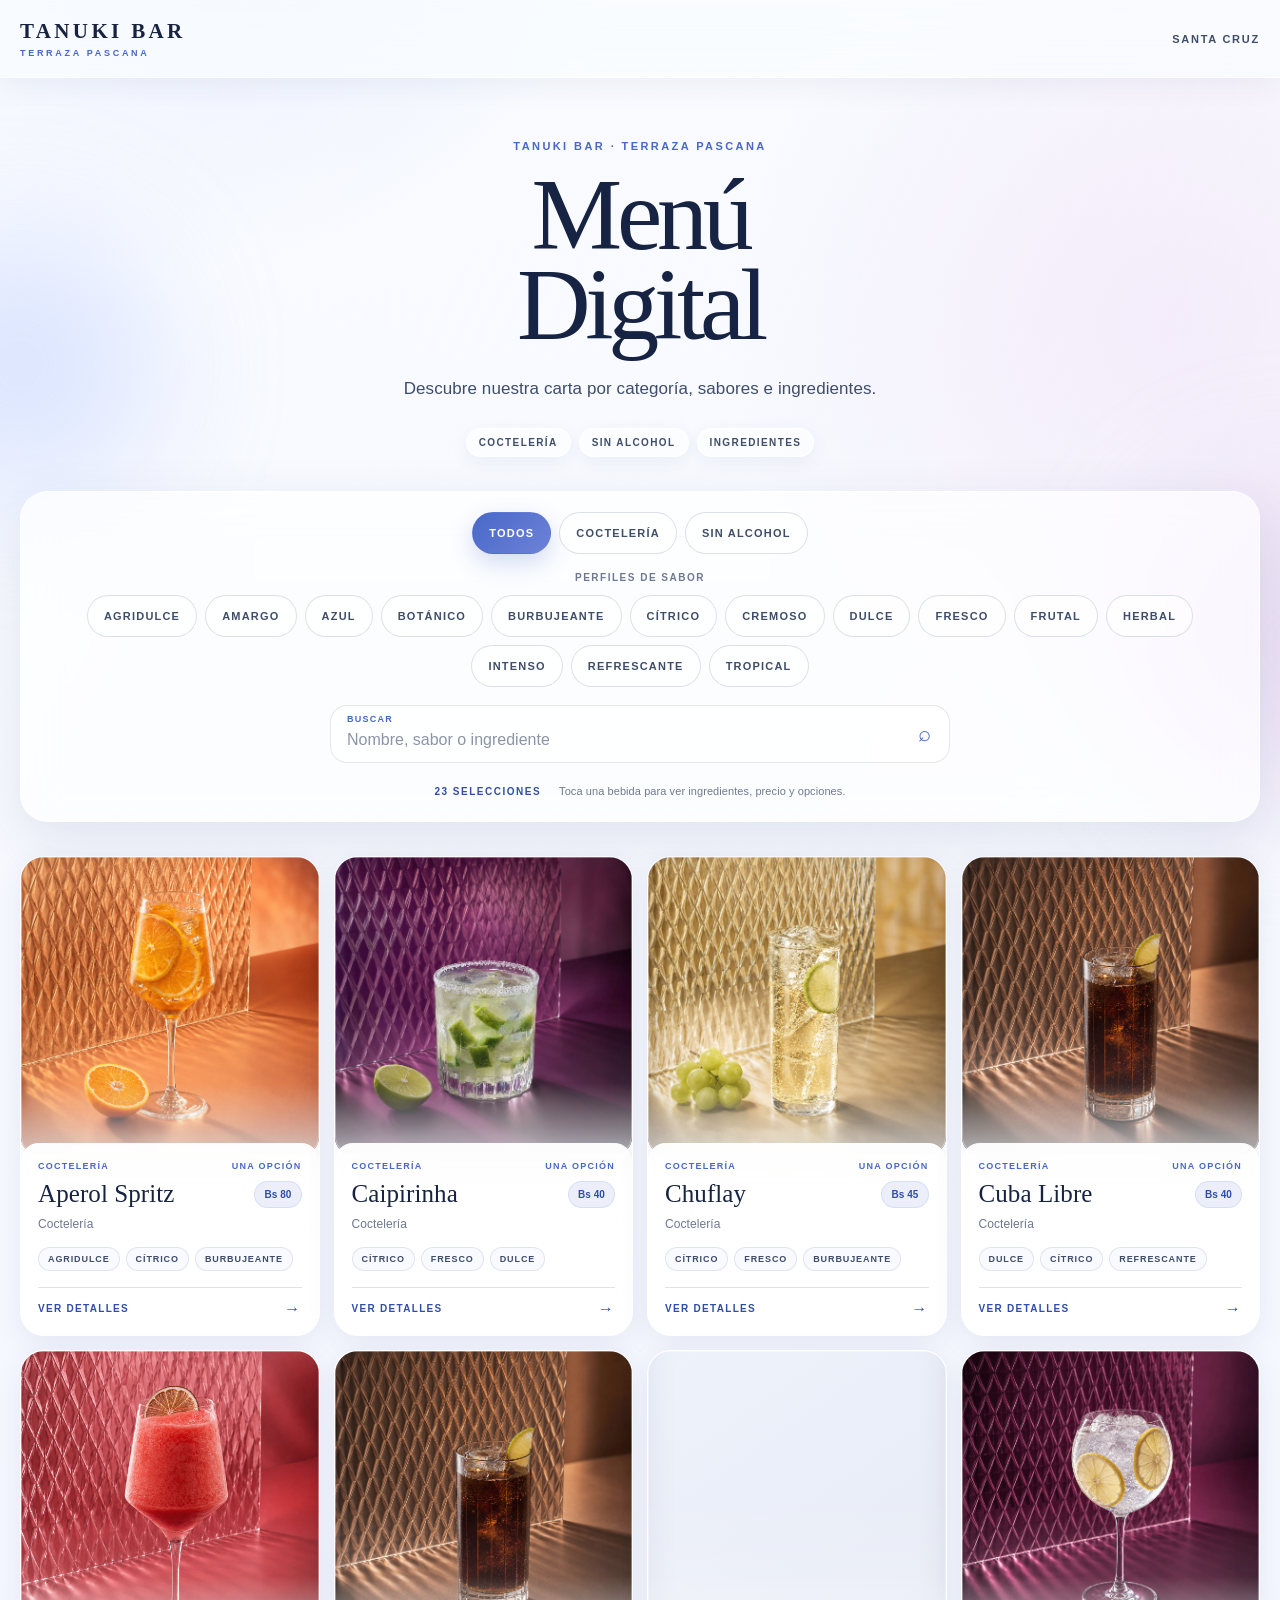
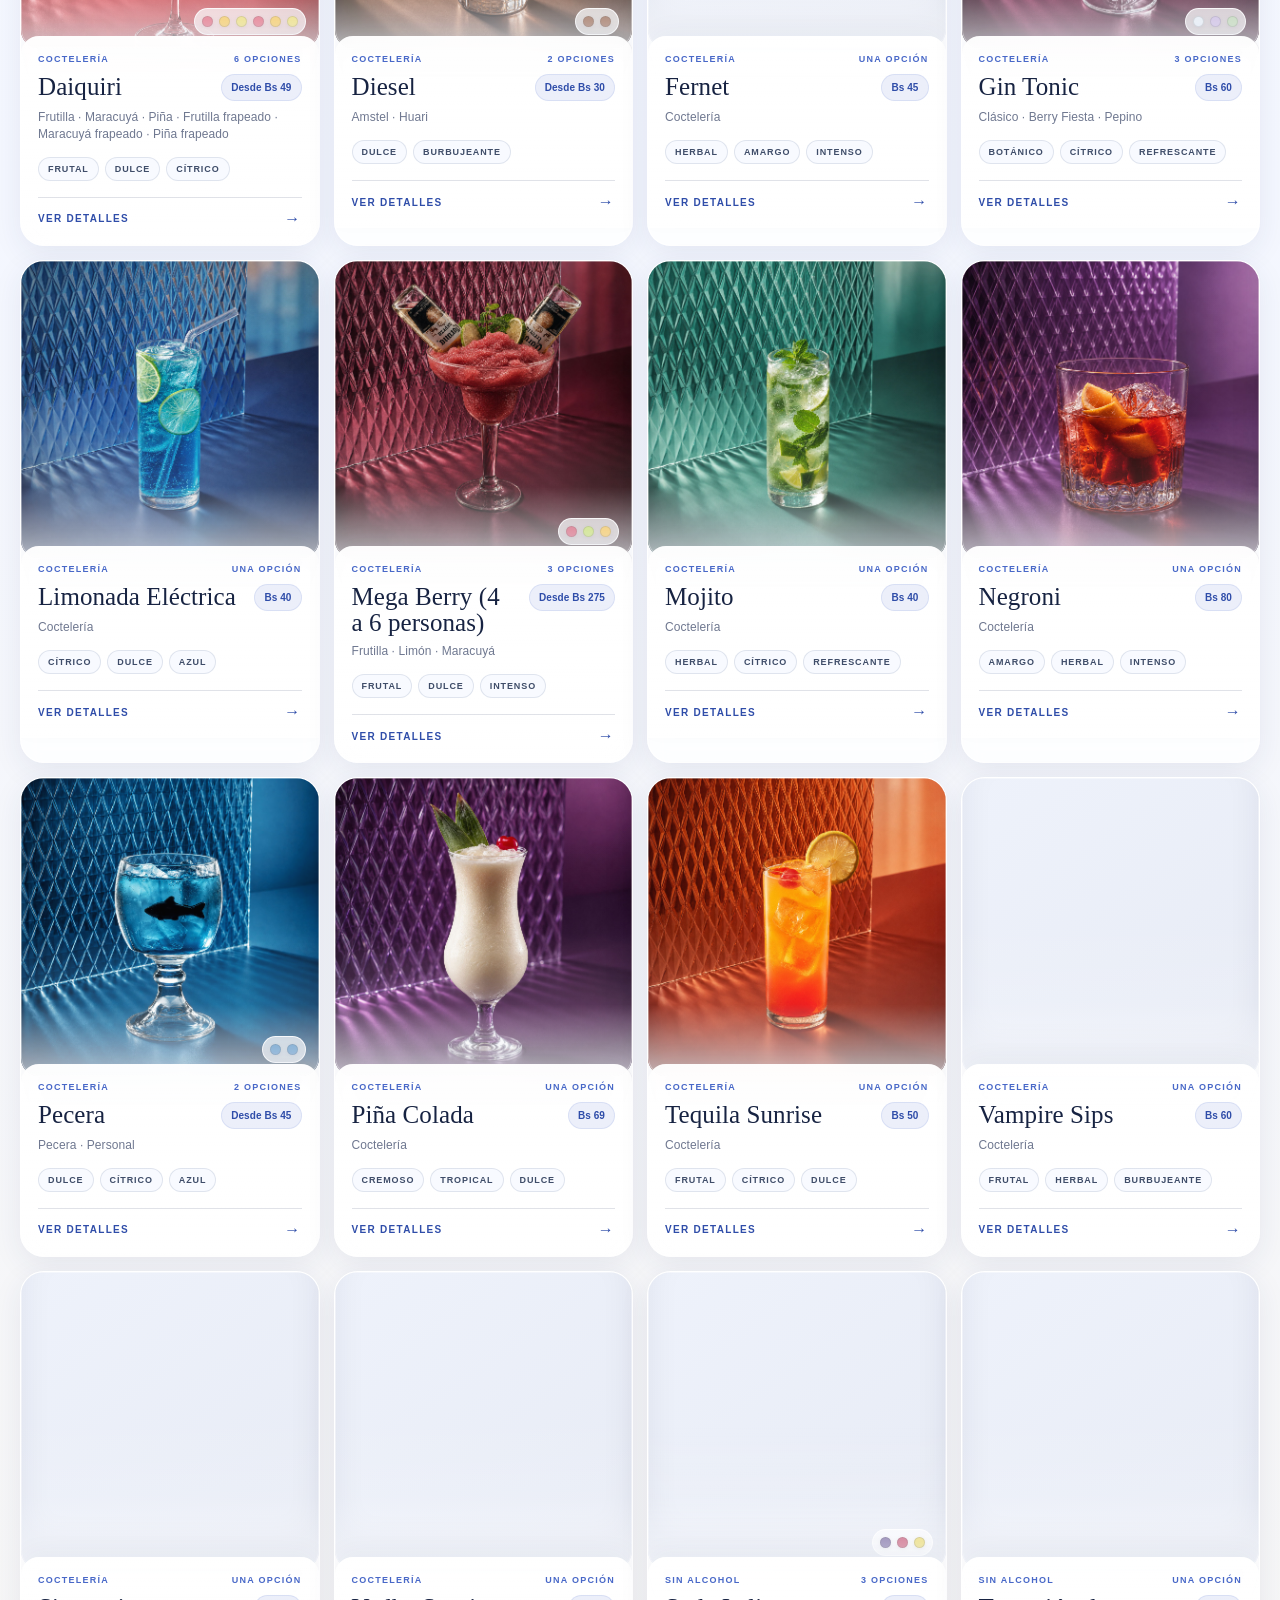
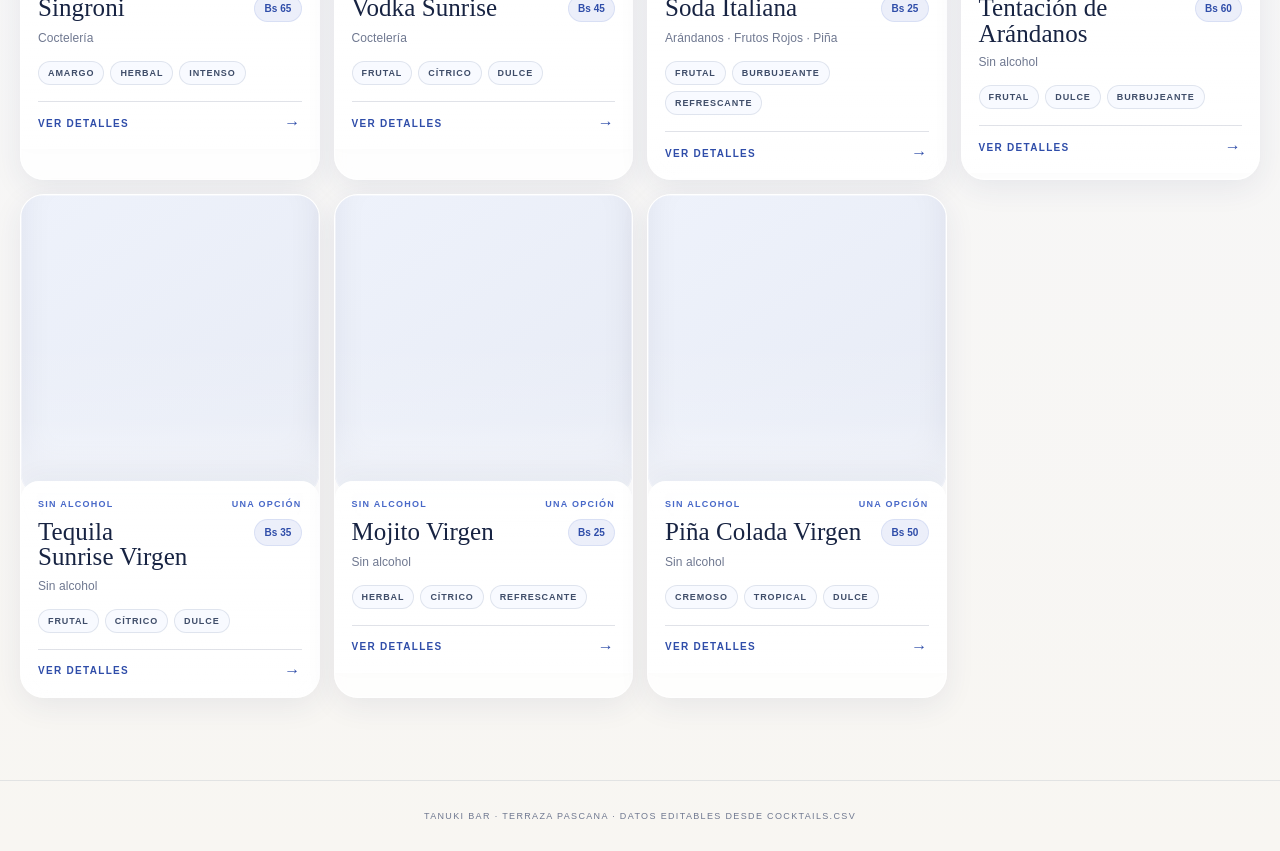
<file: index.html>
<!doctype html>
<html lang="es">
<head>
  <meta charset="utf-8">
  <meta name="viewport" content="width=device-width,initial-scale=1,viewport-fit=cover">
  <meta name="theme-color" content="#f7f9ff">
  <title>Menú Digital — Tanuki Bar</title>
  <meta name="description" content="Menú digital de Tanuki Bar, Terraza Pascana: coctelería y bebidas sin alcohol.">
  <link rel="stylesheet" href="styles.css?v=7">
</head>
<!-- Tanuki Menu Digital V7 -->
<body data-page="index">
  <a class="skip-link" href="#menu">Saltar al menú</a>
  <div class="ambient ambient-one" aria-hidden="true"></div>
  <div class="ambient ambient-two" aria-hidden="true"></div>

  <header class="site-header">
    <div class="header-inner header-inner-simple">
      <a class="brand" href="index.html" aria-label="Tanuki Bar, Terraza Pascana, inicio">TANUKI BAR<small>TERRAZA PASCANA</small></a>
      <span class="header-right nav-link">Santa Cruz</span>
    </div>
  </header>

  <div id="sourceNotice" class="source-notice" role="status">
    Vista local: se está usando una copia integrada de los datos. Para leer cambios del CSV, abre la carpeta mediante un servidor local.
  </div>

  <main id="menu">
    <section class="hero">
      <div class="hero-content">
        <p class="eyebrow">Tanuki Bar · Terraza Pascana</p>
        <h1>Menú<br>Digital</h1>
        <p class="hero-copy">Descubre nuestra carta por categoría, sabores e ingredientes.</p>
        <div class="hero-badges" aria-label="Contenido disponible">
          <span>Coctelería</span><span>Sin alcohol</span><span>Ingredientes</span>
        </div>
      </div>
    </section>

    <section class="controls glass-panel" aria-label="Filtros del menú">
      <div class="controls-topline">
        <div class="category-tabs" role="group" aria-label="Categoría">
          <button class="filter-btn is-active" data-category="Todos" aria-pressed="true">Todos</button>
          <button class="filter-btn" data-category="Coctelería" aria-pressed="false">Coctelería</button>
          <button class="filter-btn" data-category="Mocktails" aria-pressed="false">Sin alcohol</button>
        </div>
        <button id="mobileTasteToggle" class="mobile-filter-toggle" type="button" aria-expanded="false" aria-controls="mobileFilterPanel">
          <span>Sabores</span><span id="activeFilterCount" class="filter-count" hidden>0</span>
        </button>
      </div>

      <div id="mobileFilterPanel" class="mobile-filter-panel">
        <div class="filter-heading">
          <span>Perfiles de sabor</span>
          <button id="clearFilters" class="clear-filters" type="button" hidden>Limpiar filtros</button>
        </div>
        <div id="tasteFilters" class="taste-filters" aria-label="Perfiles de sabor"></div>
      </div>

      <div class="search-row">
        <label class="search-wrap" for="menuSearch">
          <span class="search-label">Buscar</span>
          <input id="menuSearch" type="search" placeholder="Nombre, sabor o ingrediente" autocomplete="off" inputmode="search">
          <span class="search-mark" aria-hidden="true">⌕</span>
        </label>
      </div>

      <div class="controls-footer">
        <div id="resultMeta" class="result-meta" aria-live="polite"></div>
        <p class="filter-hint">Toca una bebida para ver ingredientes, precio y opciones.</p>
      </div>
    </section>

    <section class="grid-wrap" aria-label="Carta de bebidas">
      <div id="cocktailGrid" class="cocktail-grid"></div>
    </section>
  </main>

  <footer class="site-footer">Tanuki Bar · Terraza Pascana · Datos editables desde cocktails.csv</footer>
  <script src="config.js?v=7"></script>
  <script src="fallback-data.js?v=8"></script>
  <script src="app.js?v=7"></script>
</body>
</html>
</file>
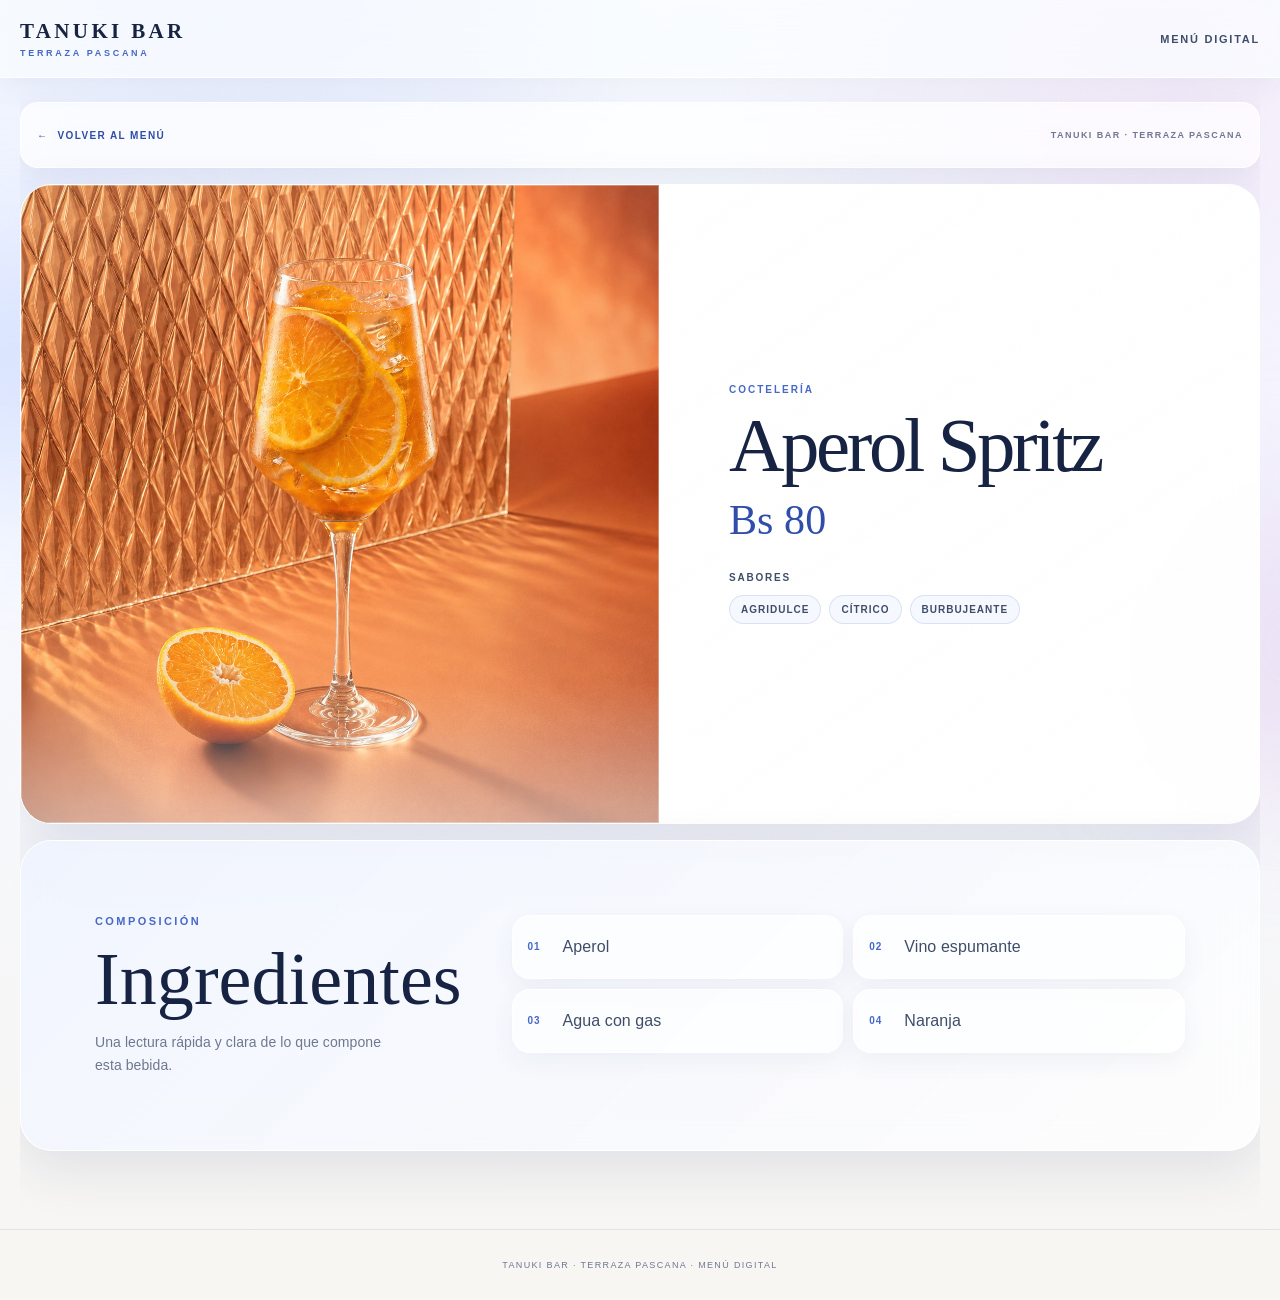
<file: cocktail.html>
<!doctype html>
<html lang="es">
<head>
  <meta charset="utf-8">
  <meta name="viewport" content="width=device-width,initial-scale=1,viewport-fit=cover">
  <meta name="theme-color" content="#f7f9ff">
  <title>Bebida — Tanuki Bar</title>
  <meta name="description" content="Precio, sabores, ingredientes y opciones de la bebida seleccionada.">
  <link rel="stylesheet" href="styles.css?v=7">
</head>
<!-- Tanuki Menu Digital V7 -->
<body data-page="detail">
  <a class="skip-link" href="#detalle">Saltar al detalle</a>
  <div class="ambient ambient-one" aria-hidden="true"></div>
  <div class="ambient ambient-two" aria-hidden="true"></div>

  <header class="site-header">
    <div class="header-inner header-inner-simple">
      <a class="brand" href="index.html" aria-label="Tanuki Bar, Terraza Pascana, inicio">TANUKI BAR<small>TERRAZA PASCANA</small></a>
      <span class="header-right nav-link">Menú digital</span>
    </div>
  </header>

  <main id="detalle" class="detail-shell">
    <div class="detail-toolbar glass-panel">
      <a class="back-link" href="index.html"><span aria-hidden="true">←</span> Volver al menú</a>
      <span class="detail-toolbar-label">Tanuki Bar · Terraza Pascana</span>
    </div>

    <section class="detail-hero glass-panel">
      <div id="detailImage" class="detail-image"></div>
      <div class="detail-info">
        <p id="detailCategory" class="detail-category"></p>
        <h1 id="detailTitle" class="detail-title"></h1>
        <p id="detailPrice" class="detail-price"></p>

        <div class="detail-block">
          <p class="section-label">Sabores</p>
          <div id="detailTastes" class="detail-tastes"></div>
        </div>

        <div id="variantSection" class="detail-block">
          <div class="section-heading-row">
            <p class="section-label">Opciones</p>
            <span class="swipe-hint">Desliza para ver más</span>
          </div>
          <div id="variantPicker" class="variant-picker"></div>
        </div>

        <p id="dataState" class="data-state" role="status"></p>
      </div>
    </section>

    <section class="ingredients-section glass-panel">
      <div class="ingredients-grid">
        <div class="ingredients-heading">
          <p class="eyebrow">Composición</p>
          <h2>Ingredientes</h2>
          <p class="ingredients-copy">Una lectura rápida y clara de lo que compone esta bebida.</p>
        </div>
        <ol id="ingredientList" class="ingredients-list"></ol>
      </div>
    </section>
  </main>

  <a class="mobile-back-bar" href="index.html"><span aria-hidden="true">←</span> Ver todo el menú</a>
  <footer class="site-footer">Tanuki Bar · Terraza Pascana · Menú Digital</footer>
  <script src="config.js?v=7"></script>
  <script src="fallback-data.js?v=8"></script>
  <script src="app.js?v=7"></script>
</body>
</html>
</file>
<file: styles.css>
:root{
  --ink:#15203a;
  --ink-soft:#3f4d69;
  --paper:#f4f7ff;
  --paper-warm:#fbf8f2;
  --white:#ffffff;
  --blue:#4868c8;
  --blue-deep:#2f4da9;
  --lavender:#8d78d8;
  --muted:#6f7890;
  --line:rgba(38,55,96,.14);
  --glass:rgba(255,255,255,.70);
  --glass-strong:rgba(255,255,255,.84);
  --shadow:0 18px 55px rgba(35,56,108,.11);
  --shadow-soft:0 8px 30px rgba(35,56,108,.08);
  --radius:28px;
  --max:1240px;
}
*{box-sizing:border-box}
html{scroll-behavior:smooth;-webkit-text-size-adjust:100%}
body{
  margin:0;
  min-height:100%;
  background:
    radial-gradient(circle at 12% -6%,rgba(166,188,255,.36),transparent 32rem),
    radial-gradient(circle at 92% 8%,rgba(229,195,239,.30),transparent 28rem),
    linear-gradient(180deg,#f9fbff 0%,var(--paper) 44%,#f8f6f2 100%);
  color:var(--ink);
  font-family:Inter,ui-sans-serif,-apple-system,BlinkMacSystemFont,"Segoe UI",Arial,sans-serif;
  letter-spacing:.005em;
  overflow-x:hidden;
}
body::before{
  content:"";
  position:fixed;
  inset:0;
  pointer-events:none;
  background:linear-gradient(115deg,rgba(255,255,255,.42),transparent 34%,rgba(255,255,255,.20));
  z-index:-3;
}
a{color:inherit;text-decoration:none}
button,input{font:inherit}
button{touch-action:manipulation}
img{max-width:100%}
.skip-link{position:fixed;left:12px;top:-80px;z-index:100;background:#fff;border:1px solid var(--line);padding:12px 16px;border-radius:999px;box-shadow:var(--shadow-soft)}
.skip-link:focus{top:12px}
.ambient{position:fixed;border-radius:50%;filter:blur(70px);pointer-events:none;z-index:-2;opacity:.34}
.ambient-one{width:260px;height:260px;background:#9eb7ff;left:-110px;top:26vh}
.ambient-two{width:320px;height:320px;background:#d8b8e6;right:-180px;top:54vh}
.glass-panel{
  background:var(--glass);
  border:1px solid rgba(255,255,255,.92);
  box-shadow:var(--shadow);
  backdrop-filter:blur(18px) saturate(128%);
  -webkit-backdrop-filter:blur(18px) saturate(128%);
}
.site-header{
  height:78px;
  display:flex;
  align-items:center;
  position:sticky;
  top:0;
  z-index:40;
  background:rgba(250,252,255,.72);
  border-bottom:1px solid rgba(255,255,255,.88);
  box-shadow:0 8px 28px rgba(35,56,108,.06);
  backdrop-filter:blur(18px) saturate(135%);
  -webkit-backdrop-filter:blur(18px) saturate(135%);
}
.header-inner{width:min(var(--max),calc(100% - 36px));margin:auto;display:grid;grid-template-columns:1fr auto 1fr;align-items:center}
.header-inner-simple{grid-template-columns:auto 1fr}.header-inner-simple .brand{text-align:left}.header-inner-simple .header-right{justify-self:end}
.brand{font-family:Georgia,"Times New Roman",serif;font-size:21px;letter-spacing:.16em;text-align:center;font-weight:700;color:#182341}
.brand small{display:block;font:9px Inter,Arial,sans-serif;letter-spacing:.30em;margin-top:4px;font-weight:600;color:var(--blue)}
.nav-link{font-size:11px;text-transform:uppercase;letter-spacing:.16em;font-weight:700;color:var(--ink-soft)}
.header-right{text-align:right}
.source-notice{display:none;margin:12px auto 0;width:min(var(--max),calc(100% - 36px));background:rgba(255,247,218,.88);border:1px solid rgba(211,185,87,.55);border-radius:16px;padding:10px 14px;text-align:center;font-size:12px;color:#6f5d20;box-shadow:var(--shadow-soft)}
.source-notice.show{display:block}
.hero{width:min(var(--max),calc(100% - 36px));margin:0 auto;padding:62px 0 34px;text-align:center}
.hero-content{max-width:820px;margin:auto}
.eyebrow{text-transform:uppercase;letter-spacing:.22em;font-size:11px;margin:0 0 18px;color:var(--blue);font-weight:800}
h1,h2,h3{font-family:Georgia,"Times New Roman",serif;font-weight:400;margin:0}
.hero h1{font-size:clamp(54px,8.5vw,102px);line-height:.88;letter-spacing:-.052em;color:#172342;text-wrap:balance}
.hero-copy{max-width:680px;margin:25px auto 0;font-size:17px;line-height:1.68;color:var(--ink-soft)}
.hero-badges{display:flex;justify-content:center;gap:8px;flex-wrap:wrap;margin-top:25px}
.hero-badges span{padding:8px 12px;border-radius:999px;background:rgba(255,255,255,.62);border:1px solid rgba(255,255,255,.9);box-shadow:0 5px 18px rgba(52,73,129,.07);font-size:10px;text-transform:uppercase;letter-spacing:.14em;font-weight:750;color:var(--ink-soft)}
.controls{width:min(var(--max),calc(100% - 36px));margin:0 auto 34px;border-radius:var(--radius);padding:20px 22px;display:grid;gap:18px;position:relative;z-index:5}
.controls-topline{display:flex;align-items:center;justify-content:center;gap:12px}
.category-tabs,.taste-filters{display:flex;flex-wrap:wrap;justify-content:center;gap:8px}
.filter-btn,.mobile-filter-toggle{
  min-height:42px;
  border:1px solid rgba(42,59,101,.16);
  background:rgba(255,255,255,.58);
  color:var(--ink-soft);
  border-radius:999px;
  padding:10px 16px;
  font-size:11px;
  text-transform:uppercase;
  letter-spacing:.11em;
  font-weight:760;
  cursor:pointer;
  transition:background .18s ease,color .18s ease,border-color .18s ease,transform .18s ease,box-shadow .18s ease;
  box-shadow:inset 0 1px rgba(255,255,255,.86);
}
.filter-btn:hover,.mobile-filter-toggle:hover{transform:translateY(-1px);border-color:rgba(72,104,200,.40);box-shadow:0 7px 20px rgba(50,72,130,.08)}
.filter-btn.is-active{background:linear-gradient(135deg,var(--blue),#6e82d8);border-color:transparent;color:#fff;box-shadow:0 9px 24px rgba(72,104,200,.24)}
.filter-btn.taste.is-active{background:linear-gradient(135deg,#7f70cd,var(--lavender));border-color:transparent;color:#fff;box-shadow:0 9px 22px rgba(130,107,202,.22)}
.mobile-filter-toggle{display:none;align-items:center;gap:8px;background:rgba(255,255,255,.78)}
.filter-count{display:grid;place-items:center;min-width:22px;height:22px;padding:0 6px;border-radius:999px;background:var(--blue);color:#fff;font-size:10px;letter-spacing:0}
.mobile-filter-panel{display:grid;gap:12px}
.filter-heading{display:flex;align-items:center;justify-content:center;gap:18px;font-size:10px;text-transform:uppercase;letter-spacing:.15em;font-weight:800;color:var(--muted)}
.clear-filters{border:0;background:transparent;color:var(--blue-deep);font-size:10px;text-transform:uppercase;letter-spacing:.12em;font-weight:800;text-decoration:underline;text-underline-offset:4px;cursor:pointer;padding:8px}
.search-row{display:flex;align-items:center;justify-content:center}
.search-wrap{width:min(620px,100%);position:relative;display:block;background:rgba(255,255,255,.66);border:1px solid rgba(46,63,105,.12);border-radius:17px;padding:8px 50px 8px 16px;box-shadow:inset 0 1px rgba(255,255,255,.88)}
.search-label{display:block;font-size:9px;text-transform:uppercase;letter-spacing:.14em;font-weight:800;color:var(--blue);margin-bottom:2px}
.search-wrap input{width:100%;border:none;background:transparent;padding:3px 0;font-size:16px;color:var(--ink);outline:none;min-height:28px}
.search-wrap input::placeholder{color:#8c94a5}
.search-mark{position:absolute;right:18px;top:50%;transform:translateY(-50%);font-size:22px;color:var(--blue)}
.controls-footer{display:flex;align-items:center;justify-content:center;gap:18px;min-height:20px}
.result-meta{font-size:10px;text-transform:uppercase;letter-spacing:.15em;color:var(--blue-deep);font-weight:800}
.filter-hint{margin:0;font-size:11px;color:var(--muted)}
.grid-wrap{width:min(var(--max),calc(100% - 28px));margin:0 auto;padding-bottom:82px}
.cocktail-grid{display:grid;grid-template-columns:repeat(4,minmax(0,1fr));gap:14px}
.card{background:rgba(255,255,255,.78);min-width:0;position:relative;overflow:hidden;border-radius:24px;border:1px solid rgba(255,255,255,.95);box-shadow:var(--shadow-soft);backdrop-filter:blur(10px);transition:transform .23s ease,box-shadow .23s ease}
.card:hover{transform:translateY(-5px);box-shadow:0 22px 52px rgba(35,56,108,.14)}
.card>a{display:block;height:100%}
.card-media{aspect-ratio:4/4.7;background:#e8ecf4;position:relative;overflow:hidden;border-radius:20px;margin:7px 7px 0}
.card-media::after{content:"";position:absolute;inset:0;pointer-events:none;background:linear-gradient(180deg,rgba(255,255,255,.05),transparent 65%,rgba(10,22,48,.10))}
.card-media img{width:100%;height:100%;object-fit:contain;object-position:center;display:block;transition:transform .45s ease;padding:8px}
.card:hover .card-media img{transform:scale(1.025)}
.card-fallback{width:100%;height:100%;display:grid;place-items:end start;padding:22px;background:radial-gradient(circle at 68% 20%,rgba(255,255,255,.82),transparent 31%),linear-gradient(145deg,color-mix(in srgb,var(--accent),white 22%),#33405d 150%);color:white;position:relative;isolation:isolate}
.card-fallback::before{content:"";position:absolute;width:43%;height:61%;border:2px solid rgba(255,255,255,.67);border-radius:48% 48% 42% 42%;left:29%;top:15%;filter:drop-shadow(0 10px 12px rgba(0,0,0,.12));z-index:-1}
.card-fallback::after{content:"";position:absolute;inset:12px;border:1px solid rgba(255,255,255,.19);border-radius:16px;z-index:-1}
.card-fallback span{font-family:Georgia,serif;font-size:29px;line-height:.94;text-shadow:0 3px 18px rgba(0,0,0,.25)}
.card-body{padding:16px 17px 18px}
.card-overline{display:flex;align-items:center;justify-content:space-between;gap:10px;margin-bottom:10px;color:var(--blue);font-size:9px;text-transform:uppercase;letter-spacing:.14em;font-weight:800}
.card-title{font-size:25px;line-height:1.02;color:#172342;text-wrap:balance}
.variant-line{margin:8px 0 0;color:var(--muted);font-size:12px;line-height:1.4;min-height:17px}
.taste-list{display:flex;flex-wrap:wrap;gap:6px;margin-top:14px}
.taste-chip{border:1px solid rgba(47,68,113,.12);border-radius:999px;padding:6px 9px;font-size:9px;text-transform:uppercase;letter-spacing:.10em;background:rgba(246,249,255,.78);color:var(--ink-soft);font-weight:720}
.card-cta{display:flex;align-items:center;justify-content:space-between;margin-top:16px;padding-top:13px;border-top:1px solid var(--line);font-size:10px;text-transform:uppercase;letter-spacing:.13em;font-weight:800;color:var(--blue-deep)}
.card-cta span{font-size:16px;line-height:1;transition:transform .2s ease}.card:hover .card-cta span{transform:translateX(3px)}
.variant-dots{display:flex;gap:6px;position:absolute;right:13px;bottom:13px;background:rgba(255,255,255,.70);padding:7px;border-radius:999px;border:1px solid rgba(255,255,255,.84);backdrop-filter:blur(10px);z-index:2}
.variant-dot{width:11px;height:11px;border-radius:50%;border:1px solid rgba(0,0,0,.20);box-shadow:0 1px 4px rgba(0,0,0,.10)}
.empty{grid-column:1/-1;padding:80px 20px;text-align:center;border:1px solid rgba(255,255,255,.9);border-radius:24px;background:rgba(255,255,255,.55);box-shadow:var(--shadow-soft);font-family:Georgia,serif;font-size:28px;color:var(--ink-soft)}
.site-footer{border-top:1px solid rgba(42,58,99,.10);padding:30px 18px;text-align:center;text-transform:uppercase;letter-spacing:.15em;font-size:9px;color:var(--muted)}


.search-row,.search-wrap,.search-wrap input{min-width:0}
.card-title-row{display:flex;align-items:flex-start;justify-content:space-between;gap:10px}
.card-title-row .card-title{min-width:0}
.card-price{flex:0 0 auto;border-radius:999px;padding:7px 9px;background:rgba(72,104,200,.10);border:1px solid rgba(72,104,200,.12);color:var(--blue-deep);font-size:10px;font-weight:850;white-space:nowrap}
.detail-price{margin:18px 0 0;font-family:Georgia,"Times New Roman",serif;font-size:clamp(27px,3.3vw,42px);line-height:1;color:var(--blue-deep)}

/* Detail */
.detail-shell{width:min(var(--max),calc(100% - 36px));margin:0 auto;padding:24px 0 78px}
.detail-toolbar{display:flex;align-items:center;justify-content:space-between;border-radius:18px;padding:12px 16px;margin-bottom:16px;box-shadow:var(--shadow-soft)}
.back-link{display:inline-flex;gap:9px;align-items:center;min-height:40px;font-size:10px;text-transform:uppercase;letter-spacing:.14em;font-weight:800;color:var(--blue-deep)}
.detail-toolbar-label{font-size:9px;text-transform:uppercase;letter-spacing:.16em;font-weight:800;color:var(--muted)}
.detail-hero{--detail-accent:#8d78d8;display:grid;grid-template-columns:minmax(0,1.03fr) minmax(360px,.97fr);min-height:680px;border-radius:32px;overflow:hidden}
.detail-image{min-height:680px;background:linear-gradient(145deg,color-mix(in srgb,var(--detail-accent),white 84%),#dfe6f7);display:grid;place-items:center;overflow:hidden;position:relative}
.detail-image::after{content:"";position:absolute;inset:0;pointer-events:none;background:linear-gradient(115deg,rgba(255,255,255,.24),transparent 35%,rgba(255,255,255,.10))}
.detail-image img{width:100%;height:100%;object-fit:contain;object-position:center;display:block;padding:clamp(12px,2.5vw,32px)}
.detail-image .card-fallback{min-height:680px}
.detail-info{padding:clamp(38px,5.5vw,78px);display:flex;flex-direction:column;justify-content:center;background:rgba(255,255,255,.70)}
.detail-category{font-size:10px;text-transform:uppercase;letter-spacing:.20em;color:var(--blue);font-weight:800;margin:0}
.detail-title{font-size:clamp(48px,6vw,82px);line-height:.91;letter-spacing:-.044em;margin-top:16px;color:#172342;text-wrap:balance}
.detail-block{margin-top:31px}.section-label{font-size:10px;text-transform:uppercase;letter-spacing:.18em;font-weight:800;margin:0 0 12px;color:var(--ink-soft)}
.detail-tastes{display:flex;gap:8px;flex-wrap:wrap}.detail-tastes .taste-chip{font-size:10px;padding:8px 11px;background:rgba(244,247,255,.8);border-color:rgba(72,104,200,.16)}
.section-heading-row{display:flex;align-items:center;justify-content:space-between;gap:10px}.swipe-hint{display:none;font-size:9px;color:var(--muted)}
.variant-picker{display:flex;gap:10px;flex-wrap:wrap}
.variant-option{min-width:122px;border:1px solid rgba(42,59,101,.12);background:rgba(255,255,255,.68);padding:10px 12px;cursor:pointer;text-align:left;border-radius:18px;box-shadow:inset 0 1px rgba(255,255,255,.9);transition:.18s;display:flex;align-items:center;gap:10px}
.variant-option:hover{transform:translateY(-2px)}
.variant-option.is-active{border-color:var(--blue);box-shadow:0 0 0 2px rgba(72,104,200,.14),0 9px 24px rgba(72,104,200,.11);background:#fff}
.variant-icon{width:42px;height:42px;flex:0 0 42px;border-radius:14px;display:grid;place-items:center;font-size:23px;background:linear-gradient(145deg,color-mix(in srgb,var(--accent),white 72%),rgba(255,255,255,.88));border:1px solid rgba(255,255,255,.92);box-shadow:0 7px 18px rgba(43,63,111,.09)}
.variant-copy{display:grid;gap:3px;min-width:0}
.variant-name{display:block;font-size:11px;line-height:1.15;color:var(--ink-soft);font-weight:800}
.variant-price{display:block;font-size:10px;color:var(--blue-deep);font-weight:800}
.data-state{margin:19px 0 0;padding:11px 13px;border-radius:13px;background:rgba(255,239,199,.72);font-size:10px;color:#7d5b0a;line-height:1.4}.data-state:empty{display:none}
.ingredients-section{margin-top:16px;border-radius:32px;padding:clamp(38px,6vw,74px);background:linear-gradient(135deg,rgba(239,244,255,.82),rgba(255,255,255,.78))}
.ingredients-grid{display:grid;grid-template-columns:.70fr 1.30fr;gap:54px;align-items:start}
.ingredients-section h2{font-size:clamp(44px,6vw,74px);line-height:.93;color:#172342}
.ingredients-copy{max-width:300px;margin:18px 0 0;color:var(--muted);font-size:14px;line-height:1.6}
.ingredients-list{list-style:none;counter-reset:ingredients;margin:0;padding:0;display:grid;grid-template-columns:repeat(2,minmax(0,1fr));gap:10px}
.ingredients-list li{counter-increment:ingredients;min-height:64px;border:1px solid rgba(255,255,255,.95);border-radius:18px;padding:15px 15px 15px 50px;font-size:16px;display:flex;align-items:center;background:rgba(255,255,255,.64);box-shadow:0 8px 24px rgba(43,63,111,.06);position:relative;color:var(--ink-soft)}
.ingredients-list li::before{content:counter(ingredients,decimal-leading-zero);position:absolute;left:15px;font-size:10px;letter-spacing:.08em;font-weight:800;color:var(--blue)}
.mobile-back-bar{display:none}

@media(max-width:1050px){.cocktail-grid{grid-template-columns:repeat(3,1fr)}.detail-hero{grid-template-columns:1fr}.detail-image{min-height:560px;max-height:640px}.detail-image .card-fallback{min-height:560px}.ingredients-grid{grid-template-columns:1fr}.ingredients-copy{max-width:560px}}

@media(max-width:720px){
  :root{--radius:22px}
  body{padding-bottom:env(safe-area-inset-bottom)}
  .site-header{height:64px}
  .header-inner{width:calc(100% - 28px)}
  .header-inner-simple{grid-template-columns:minmax(0,1fr) auto}
  .header-right{display:none}.brand{text-align:right;font-size:16px}.brand small{font-size:8px}
  .nav-link{font-size:9px}
  .hero{width:calc(100% - 28px);padding:38px 0 24px}
  .hero h1{font-size:clamp(50px,17vw,68px)}
  .hero-copy{font-size:14px;line-height:1.55;margin-top:19px;padding:0 5px}
  .hero-badges{margin-top:18px}.hero-badges span{font-size:8px;padding:7px 9px}
  .controls{width:calc(100% - 20px);margin-bottom:18px;padding:14px;border-radius:22px;gap:13px;position:sticky;top:72px;z-index:18;box-shadow:0 14px 38px rgba(35,56,108,.13)}
  .controls-topline{justify-content:space-between;gap:10px}
  .category-tabs{justify-content:flex-start;flex-wrap:nowrap;overflow-x:auto;scrollbar-width:none;-webkit-overflow-scrolling:touch;padding:2px;margin:-2px;max-width:calc(100% - 98px)}
  .category-tabs::-webkit-scrollbar,.taste-filters::-webkit-scrollbar,.variant-picker::-webkit-scrollbar{display:none}
  .filter-btn,.mobile-filter-toggle{min-height:40px;padding:9px 13px;font-size:9px;white-space:nowrap}
  .mobile-filter-toggle{display:flex;flex:0 0 auto}
  .mobile-filter-panel{display:none;padding-top:4px}.mobile-filter-panel.is-open{display:grid}
  .filter-heading{justify-content:space-between}.taste-filters{justify-content:flex-start;flex-wrap:nowrap;overflow-x:auto;-webkit-overflow-scrolling:touch;padding:2px 1px 5px}
  .search-row{width:100%;overflow:hidden}.search-wrap{width:100%;max-width:100%;border-radius:14px;padding:7px 40px 7px 13px;overflow:hidden}.search-label{font-size:8px}.search-wrap input{font-size:15px}
  .controls-footer{justify-content:space-between;gap:8px}.filter-hint{display:none}.result-meta{font-size:9px}
  .grid-wrap{width:calc(100% - 18px);padding-bottom:64px}
  .cocktail-grid{grid-template-columns:repeat(2,minmax(0,1fr));gap:8px}
  .card{border-radius:18px}.card-media{margin:5px 5px 0;border-radius:15px;aspect-ratio:4/5}
  .card-fallback{padding:14px}.card-fallback span{font-size:21px}.card-body{padding:12px 11px 13px}
  .card-overline{font-size:7px;margin-bottom:7px}.card-title{font-size:20px}.card-title-row{display:grid;gap:8px}.card-price{justify-self:start;padding:6px 8px;font-size:9px}.variant-line{font-size:10px;min-height:14px;margin-top:6px;display:-webkit-box;-webkit-line-clamp:2;-webkit-box-orient:vertical;overflow:hidden}
  .taste-list{display:none}.card-cta{margin-top:11px;padding-top:10px;font-size:8px}.card-cta span{font-size:13px}
  .variant-dots{right:9px;bottom:9px;padding:5px;gap:4px}.variant-dot{width:9px;height:9px}
  .empty{padding:54px 16px;font-size:23px}
  .site-footer{padding:24px 16px;font-size:8px}

  .detail-shell{width:100%;padding:10px 10px 88px}
  .detail-toolbar{margin:0 0 10px;border-radius:16px;padding:7px 11px}.detail-toolbar-label{display:none}.back-link{min-height:36px;font-size:9px}
  .detail-hero{display:flex;flex-direction:column;min-height:0;border-radius:24px}
  .detail-image{min-height:0;height:min(92vw,520px);max-height:none;border-radius:20px 20px 0 0}.detail-image .card-fallback{min-height:0;height:100%}.detail-image img{object-position:center;padding:10px}
  .detail-info{padding:28px 18px 31px}.detail-category{font-size:9px}.detail-title{font-size:clamp(43px,13vw,60px);margin-top:12px}
  .detail-block{margin-top:25px}.section-label{font-size:9px}.detail-tastes .taste-chip{font-size:9px;padding:7px 9px}
  .swipe-hint{display:inline}.variant-picker{flex-wrap:nowrap;overflow-x:auto;padding:3px 3px 8px;margin:0 -3px;scroll-snap-type:x proximity}.variant-option{flex:0 0 142px;scroll-snap-align:start}
  .ingredients-section{margin-top:10px;border-radius:24px;padding:31px 18px}.ingredients-grid{gap:26px}.ingredients-section h2{font-size:48px}.ingredients-copy{font-size:13px;margin-top:14px}
  .ingredients-list{grid-template-columns:1fr;gap:8px}.ingredients-list li{min-height:57px;font-size:15px;border-radius:15px}
  .mobile-back-bar{display:flex;align-items:center;justify-content:center;gap:9px;position:fixed;left:10px;right:10px;bottom:max(10px,env(safe-area-inset-bottom));z-index:35;min-height:50px;border-radius:17px;background:rgba(28,42,76,.90);color:#fff;border:1px solid rgba(255,255,255,.25);box-shadow:0 14px 36px rgba(24,39,78,.28);backdrop-filter:blur(16px);font-size:10px;text-transform:uppercase;letter-spacing:.14em;font-weight:800}
  body[data-page="detail"] .site-footer{padding-bottom:80px}
}

@media(max-width:390px){
  .cocktail-grid{grid-template-columns:1fr}.card-media{aspect-ratio:16/14}.card-title{font-size:23px}.variant-line{font-size:11px}.card-cta{font-size:9px}
  .controls{top:68px}.category-tabs{max-width:calc(100% - 90px)}
}

@media(prefers-reduced-motion:reduce){*{scroll-behavior:auto!important;animation:none!important;transition:none!important}}
@supports not (backdrop-filter:blur(1px)){.glass-panel,.site-header,.card{background:rgba(255,255,255,.95)}}

@media(max-width:420px){
  .controls{width:calc(100% - 16px);max-width:calc(100vw - 16px);padding:12px}
  .search-wrap input{font-size:16px;max-width:100%}
  .search-mark{right:14px}
}

/* =========================================================
   V4 — Corrección robusta de viewport y experiencia móvil
   ========================================================= */
:root{
  --visible-viewport:100vw;
  --mobile-gutter:14px;
}
html{
  width:100%;
  max-width:100%;
  overflow-x:clip;
}
body{
  width:min(100%,var(--visible-viewport));
  max-width:min(100%,var(--visible-viewport));
  overflow-x:clip;
}
body > *, main, header, footer, section, div, form, label{
  min-width:0;
}
main,.site-header,.site-footer{
  width:100%;
  max-width:100%;
  overflow-x:clip;
}
.source-notice,
.hero,
.controls,
.grid-wrap,
.detail-shell{
  max-width:calc(100% - (var(--mobile-gutter) * 2));
}
.source-notice{
  overflow-wrap:anywhere;
  word-break:normal;
}
.hero-content,
.hero-copy,
.hero-badges,
.controls-topline,
.category-tabs,
.mobile-filter-panel,
.search-row,
.search-wrap,
.controls-footer,
.cocktail-grid{
  max-width:100%;
}
.search-wrap{
  box-sizing:border-box;
  overflow:hidden;
}
.search-wrap input{
  display:block;
  width:100%;
  min-width:0;
  max-width:100%;
  box-sizing:border-box;
  -webkit-appearance:none;
  appearance:none;
}

/* The wider breakpoint also covers narrow preview panes and tablets. */
@media(max-width:900px){
  :root{--mobile-gutter:12px;--radius:22px}
  body{padding-bottom:env(safe-area-inset-bottom)}
  .site-header{height:64px}
  .header-inner{
    width:auto;
    max-width:none;
    margin-inline:var(--mobile-gutter);
  }
  .header-inner-simple{grid-template-columns:minmax(0,1fr) auto}
  .header-right{display:none}
  .brand{
    text-align:left;
    font-size:16px;
    line-height:1.05;
    max-width:100%;
    overflow:hidden;
  }
  .brand small{font-size:8px;white-space:normal}

  .source-notice{
    width:auto;
    margin:10px var(--mobile-gutter) 0;
    padding:9px 12px;
    border-radius:14px;
    font-size:11px;
    line-height:1.35;
  }

  .hero{
    width:auto;
    max-width:none;
    margin-inline:var(--mobile-gutter);
    padding:34px 0 22px;
    overflow:hidden;
  }
  .hero-content{width:100%;margin:0 auto}
  .eyebrow{
    max-width:100%;
    padding-inline:4px;
    font-size:9px;
    line-height:1.5;
    letter-spacing:.16em;
    overflow-wrap:anywhere;
  }
  .hero h1{
    max-width:100%;
    font-size:clamp(46px,15vw,68px);
    line-height:.90;
    letter-spacing:-.045em;
    overflow-wrap:normal;
  }
  .hero-copy{
    width:100%;
    max-width:560px;
    font-size:14px;
    line-height:1.55;
    margin-top:18px;
    padding-inline:4px;
    overflow-wrap:anywhere;
  }
  .hero-badges{
    width:100%;
    margin-top:18px;
    padding-inline:2px;
    gap:7px;
  }
  .hero-badges span{
    flex:0 1 auto;
    max-width:100%;
    font-size:8px;
    padding:7px 9px;
  }

  .controls{
    position:relative;
    top:auto;
    width:auto;
    max-width:none;
    margin:0 var(--mobile-gutter) 18px;
    padding:12px;
    border-radius:22px;
    gap:12px;
    overflow:hidden;
  }
  .controls-topline{
    display:grid;
    grid-template-columns:minmax(0,1fr);
    align-items:stretch;
    justify-content:stretch;
    gap:9px;
    width:100%;
  }
  .category-tabs{
    width:100%;
    max-width:100%;
    justify-content:flex-start;
    flex-wrap:nowrap;
    overflow-x:auto;
    overscroll-behavior-inline:contain;
    scrollbar-width:none;
    -webkit-overflow-scrolling:touch;
    padding:2px 1px 5px;
    margin:0;
  }
  .category-tabs::-webkit-scrollbar,
  .taste-filters::-webkit-scrollbar,
  .variant-picker::-webkit-scrollbar{display:none}
  .filter-btn,.mobile-filter-toggle{
    min-height:42px;
    padding:9px 13px;
    font-size:9px;
    white-space:nowrap;
  }
  .category-tabs .filter-btn{flex:0 0 auto}
  .mobile-filter-toggle{
    display:flex;
    width:100%;
    max-width:100%;
    flex:0 0 auto;
    justify-content:space-between;
  }
  .mobile-filter-panel{display:none;width:100%;padding-top:2px}
  .mobile-filter-panel.is-open{display:grid}
  .filter-heading{justify-content:space-between}
  .taste-filters{
    width:100%;
    justify-content:flex-start;
    flex-wrap:nowrap;
    overflow-x:auto;
    overscroll-behavior-inline:contain;
    -webkit-overflow-scrolling:touch;
    padding:2px 1px 5px;
  }

  .search-row{
    display:block;
    width:100%;
    max-width:100%;
    overflow:hidden;
  }
  .search-wrap{
    display:block;
    width:100%;
    max-width:100%;
    min-width:0;
    margin:0;
    border-radius:14px;
    padding:7px 40px 7px 13px;
    overflow:hidden;
  }
  .search-label{font-size:8px}
  .search-wrap input{
    width:100%;
    max-width:100%;
    min-width:0;
    font-size:16px;
    text-overflow:ellipsis;
  }
  .search-mark{right:13px}
  .controls-footer{
    width:100%;
    justify-content:flex-start;
    gap:8px;
  }
  .filter-hint{display:none}
  .result-meta{font-size:9px}

  .grid-wrap{
    width:auto;
    max-width:none;
    margin-inline:var(--mobile-gutter);
    padding-bottom:64px;
    overflow:hidden;
  }
  .cocktail-grid{
    width:100%;
    grid-template-columns:repeat(2,minmax(0,1fr));
    gap:8px;
  }
  .card,.card>a,.card-media,.card-body{max-width:100%;min-width:0}
  .card{border-radius:18px}
  .card-media{margin:5px 5px 0;border-radius:15px;aspect-ratio:4/5}
  .card-media img{padding:6px}
  .card-fallback{padding:14px}
  .card-fallback span{font-size:21px}
  .card-body{padding:12px 11px 13px}
  .card-overline{font-size:7px;margin-bottom:7px}
  .card-title{font-size:20px;overflow-wrap:anywhere}
  .card-title-row{display:grid;gap:8px;min-width:0}
  .card-price{justify-self:start;padding:6px 8px;font-size:9px}
  .variant-line{
    font-size:10px;
    min-height:14px;
    margin-top:6px;
    display:-webkit-box;
    -webkit-line-clamp:2;
    -webkit-box-orient:vertical;
    overflow:hidden;
  }
  .taste-list{display:none}
  .card-cta{margin-top:11px;padding-top:10px;font-size:8px}
  .card-cta span{font-size:13px}
  .variant-dots{right:9px;bottom:9px;padding:5px;gap:4px}
  .variant-dot{width:9px;height:9px}

  .detail-shell{
    width:auto;
    max-width:none;
    margin:0 var(--mobile-gutter);
    padding:10px 0 88px;
    overflow:hidden;
  }
  .detail-toolbar{margin:0 0 10px;border-radius:16px;padding:7px 11px}
  .detail-toolbar-label{display:none}
  .back-link{min-height:36px;font-size:9px}
  .detail-hero{display:flex;flex-direction:column;min-height:0;border-radius:24px;max-width:100%}
  .detail-image{
    min-height:0;
    height:min(100vw - 24px,520px);
    max-height:none;
    border-radius:20px 20px 0 0;
  }
  .detail-image .card-fallback{min-height:0;height:100%}
  .detail-image img{object-position:center;padding:10px}
  .detail-info{padding:28px 18px 31px;min-width:0}
  .detail-category{font-size:9px}
  .detail-title{font-size:clamp(40px,12vw,60px);margin-top:12px;overflow-wrap:anywhere}
  .detail-block{margin-top:25px}
  .section-label{font-size:9px}
  .detail-tastes .taste-chip{font-size:9px;padding:7px 9px}
  .swipe-hint{display:inline}
  .variant-picker{
    width:100%;
    flex-wrap:nowrap;
    overflow-x:auto;
    padding:3px 3px 8px;
    margin:0 -3px;
    scroll-snap-type:x proximity;
  }
  .variant-option{flex:0 0 142px;scroll-snap-align:start;min-width:0}
  .ingredients-section{margin-top:10px;border-radius:24px;padding:31px 18px;max-width:100%;overflow:hidden}
  .ingredients-grid{gap:26px}
  .ingredients-section h2{font-size:46px;overflow-wrap:anywhere}
  .ingredients-copy{font-size:13px;margin-top:14px}
  .ingredients-list{grid-template-columns:1fr;gap:8px}
  .ingredients-list li{min-height:57px;font-size:15px;border-radius:15px;min-width:0;overflow-wrap:anywhere}
}

@media(max-width:520px){
  :root{--mobile-gutter:9px}
  .cocktail-grid{grid-template-columns:1fr}
  .card-media{aspect-ratio:16/14}
  .card-title{font-size:23px}
  .variant-line{font-size:11px}
  .card-cta{font-size:9px}
  .hero h1{font-size:clamp(44px,18vw,62px)}
}

@media(max-width:340px){
  :root{--mobile-gutter:7px}
  .hero h1{font-size:43px}
  .hero-copy{font-size:13px}
  .filter-btn,.mobile-filter-toggle{padding-inline:11px}
  .controls{padding:10px}
}

/* =========================================================
   V5 — Cuadrícula compacta: más bebidas visibles en teléfono
   ========================================================= */
@media (max-width: 520px){
  /* Mantener siempre dos tarjetas por fila en teléfonos. */
  .cocktail-grid{
    grid-template-columns:repeat(2,minmax(0,1fr));
    gap:7px;
    align-items:stretch;
  }

  .card{
    border-radius:16px;
  }

  /* Imagen más corta para que entren entre 2 y 4 bebidas en pantalla. */
  .card-media{
    margin:4px 4px 0;
    border-radius:13px;
    aspect-ratio:1 / 1.08;
  }
  .card-media img{
    padding:4px;
  }
  .card-fallback{
    padding:10px;
  }
  .card-fallback::after{
    inset:8px;
    border-radius:12px;
  }
  .card-fallback span{
    max-width:100%;
    font-size:clamp(14px,4.4vw,18px);
    line-height:.96;
    display:-webkit-box;
    -webkit-line-clamp:2;
    -webkit-box-orient:vertical;
    overflow:hidden;
  }

  .card-body{
    padding:9px 9px 10px;
  }
  .card-overline{
    margin-bottom:5px;
    font-size:6.5px;
    letter-spacing:.105em;
  }
  .card-overline span:last-child{
    display:none;
  }
  .card-title-row{
    gap:5px;
  }
  .card-title{
    font-size:clamp(15px,4.6vw,18px);
    line-height:1.02;
    min-height:2.04em;
    display:-webkit-box;
    -webkit-line-clamp:2;
    -webkit-box-orient:vertical;
    overflow:hidden;
  }
  .card-price{
    justify-self:start;
    padding:4px 6px;
    font-size:8px;
    line-height:1;
  }
  .variant-line{
    display:none;
  }
  .card-cta{
    margin-top:7px;
    padding-top:7px;
    font-size:7px;
    letter-spacing:.11em;
  }
  .card-cta span{
    font-size:11px;
  }
  .variant-dots{
    right:7px;
    bottom:7px;
    padding:4px;
    gap:3px;
  }
  .variant-dot{
    width:7px;
    height:7px;
  }

  .hero h1{
    font-size:clamp(44px,18vw,62px);
  }
}

/* Solo pantallas extremadamente estrechas reducen aún más el contenido,
   pero conservan dos columnas para no volver a una tarjeta gigante. */
@media (max-width: 340px){
  .cocktail-grid{gap:6px}
  .card-title{font-size:14px}
  .card-price{font-size:7px}
  .card-cta{font-size:6.5px}
}

/* =========================================================
   V7 — Integración fotográfica: imagen y tarjeta como una pieza
   ========================================================= */

/* Tarjetas del menú: fotografía a sangre, sin marco doble. */
.card{
  isolation:isolate;
  background:rgba(255,255,255,.82);
  border-color:rgba(255,255,255,.88);
}
.card-media{
  margin:0;
  aspect-ratio:1 / 1;
  border-radius:inherit;
  border-bottom-left-radius:18px;
  border-bottom-right-radius:18px;
  background:linear-gradient(145deg,#eef2fb,#e7ebf5);
  box-shadow:none;
}
.card-media::before{
  content:"";
  position:absolute;
  inset:0;
  z-index:2;
  pointer-events:none;
  border-radius:inherit;
  box-shadow:
    inset 0 0 0 1px rgba(255,255,255,.38),
    inset 0 -26px 34px rgba(14,28,58,.07);
}
.card-media::after{
  z-index:3;
  background:
    linear-gradient(180deg,rgba(255,255,255,.02) 52%,rgba(255,255,255,.12) 76%,rgba(250,251,255,.72) 100%);
}
.card-media img{
  padding:0;
  object-fit:cover;
  transform:scale(1.002);
}
.card:hover .card-media img{transform:scale(1.035)}
.card-body{
  position:relative;
  z-index:4;
  margin-top:-12px;
  padding-top:18px;
  border-radius:18px 18px 0 0;
  background:
    linear-gradient(180deg,rgba(255,255,255,.96),rgba(255,255,255,.78) 62%,rgba(255,255,255,.60));
  box-shadow:0 -8px 22px rgba(31,48,92,.035);
  backdrop-filter:blur(14px) saturate(116%);
  -webkit-backdrop-filter:blur(14px) saturate(116%);
}

/* La imagen de detalle ocupa el escenario; el contenido se une a ella. */
.detail-hero{
  min-height:0;
  background:rgba(255,255,255,.76);
}
.detail-image{
  min-height:0;
  aspect-ratio:1 / 1;
  background:linear-gradient(145deg,color-mix(in srgb,var(--detail-accent),white 88%),#e7ebf7);
}
.detail-image::before{
  content:"";
  position:absolute;
  inset:0;
  z-index:2;
  pointer-events:none;
  box-shadow:inset 0 0 0 1px rgba(255,255,255,.32);
}
.detail-image::after{
  z-index:3;
  background:
    linear-gradient(180deg,rgba(255,255,255,.015) 54%,rgba(255,255,255,.10) 78%,rgba(255,255,255,.52) 100%);
}
.detail-image img{
  padding:0;
  object-fit:cover;
  transform:scale(1.002);
}
.detail-info{
  position:relative;
  z-index:4;
  background:linear-gradient(145deg,rgba(255,255,255,.91),rgba(255,255,255,.70));
}

@media(max-width:1050px){
  .detail-image{
    min-height:0;
    max-height:none;
    width:100%;
  }
  .detail-image .card-fallback{min-height:0;height:100%}
}

@media(max-width:900px){
  .card-media{
    margin:0;
    border-radius:18px 18px 15px 15px;
    aspect-ratio:1 / 1;
  }
  .card-body{
    margin-top:-10px;
    padding-top:16px;
    border-radius:15px 15px 0 0;
  }

  .detail-hero{overflow:hidden}
  .detail-image{
    width:100%;
    height:auto;
    aspect-ratio:1 / 1;
    border-radius:24px 24px 18px 18px;
  }
  .detail-image img{padding:0}
  .detail-info{
    margin-top:-24px;
    padding-top:42px;
    border-radius:28px 28px 0 0;
    box-shadow:0 -14px 34px rgba(28,45,87,.075);
    backdrop-filter:blur(18px) saturate(118%);
    -webkit-backdrop-filter:blur(18px) saturate(118%);
  }
}

@media(max-width:520px){
  .card-media{
    margin:0;
    aspect-ratio:1 / 1;
    border-radius:16px 16px 13px 13px;
  }
  .card-media img{padding:0}
  .card-body{
    margin-top:-8px;
    padding-top:13px;
    border-radius:13px 13px 0 0;
  }
  .detail-info{
    margin-top:-20px;
    padding-top:36px;
  }
}
</file>
